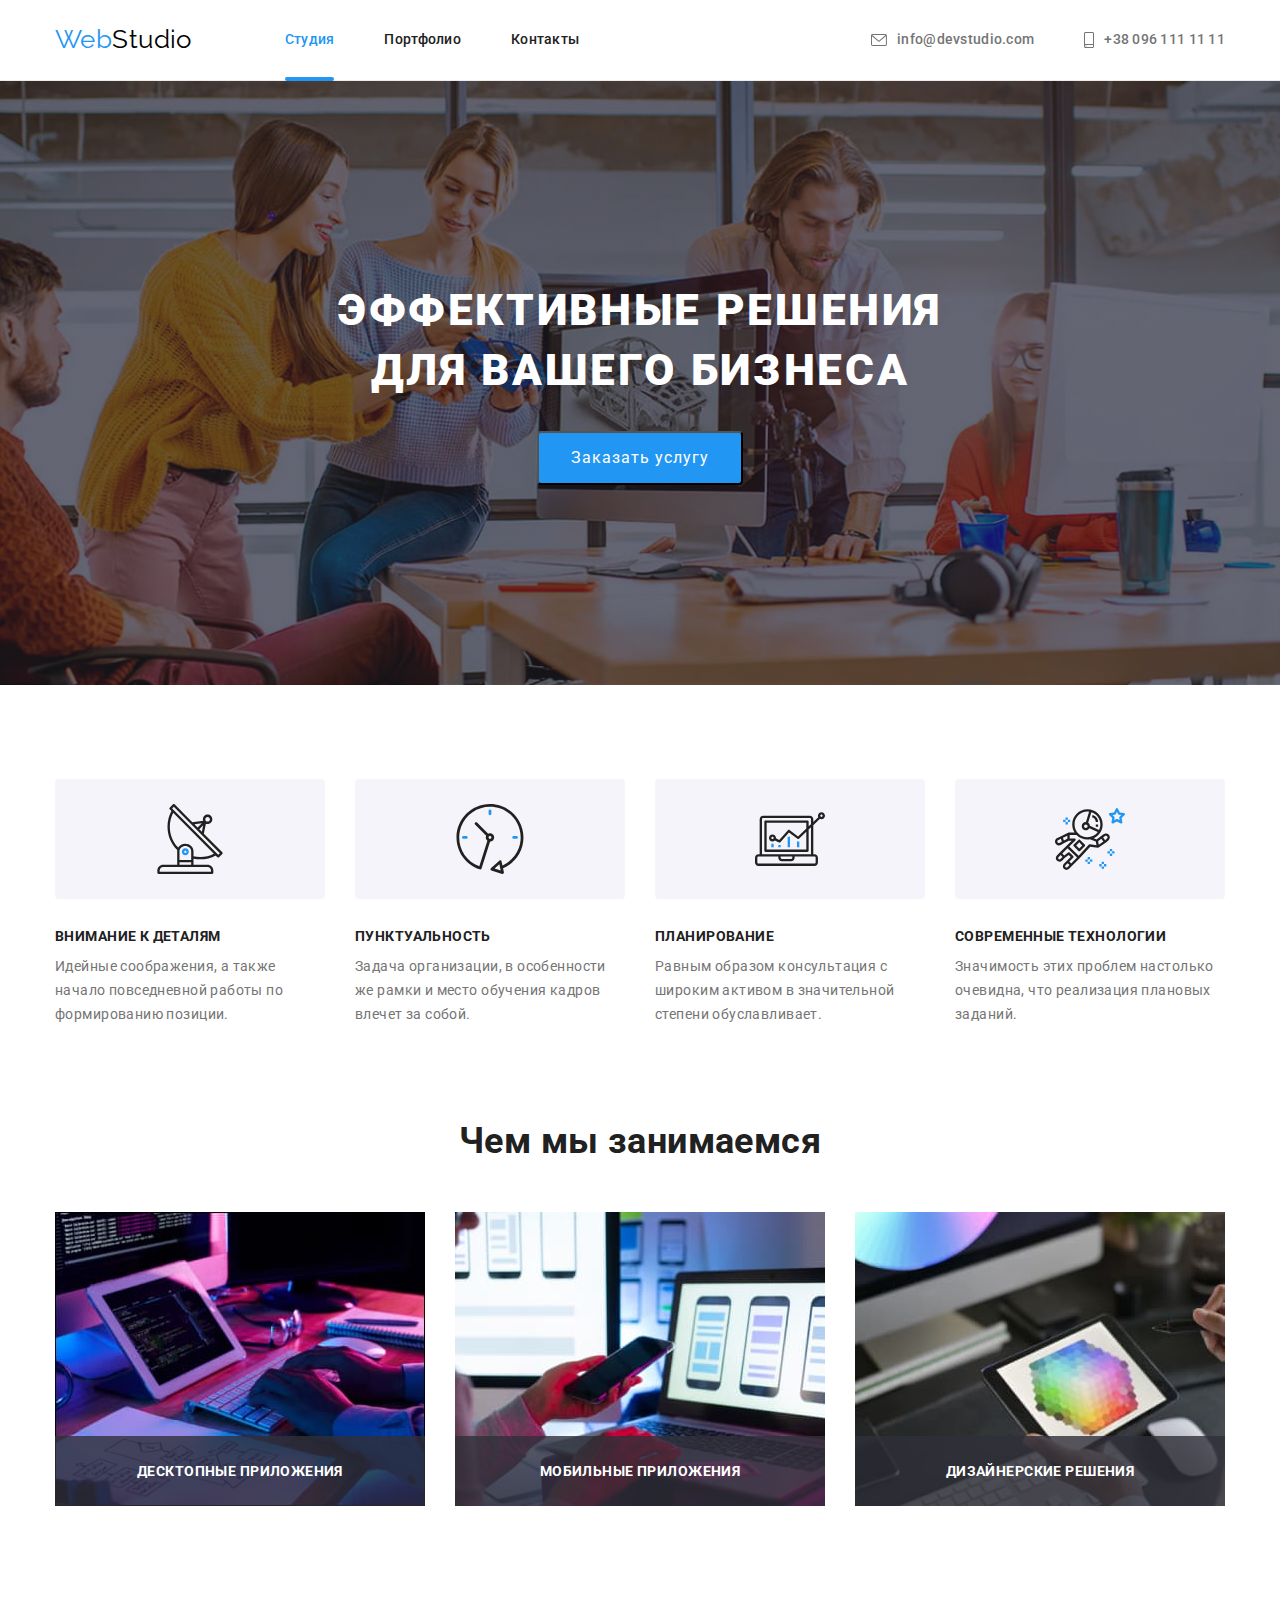
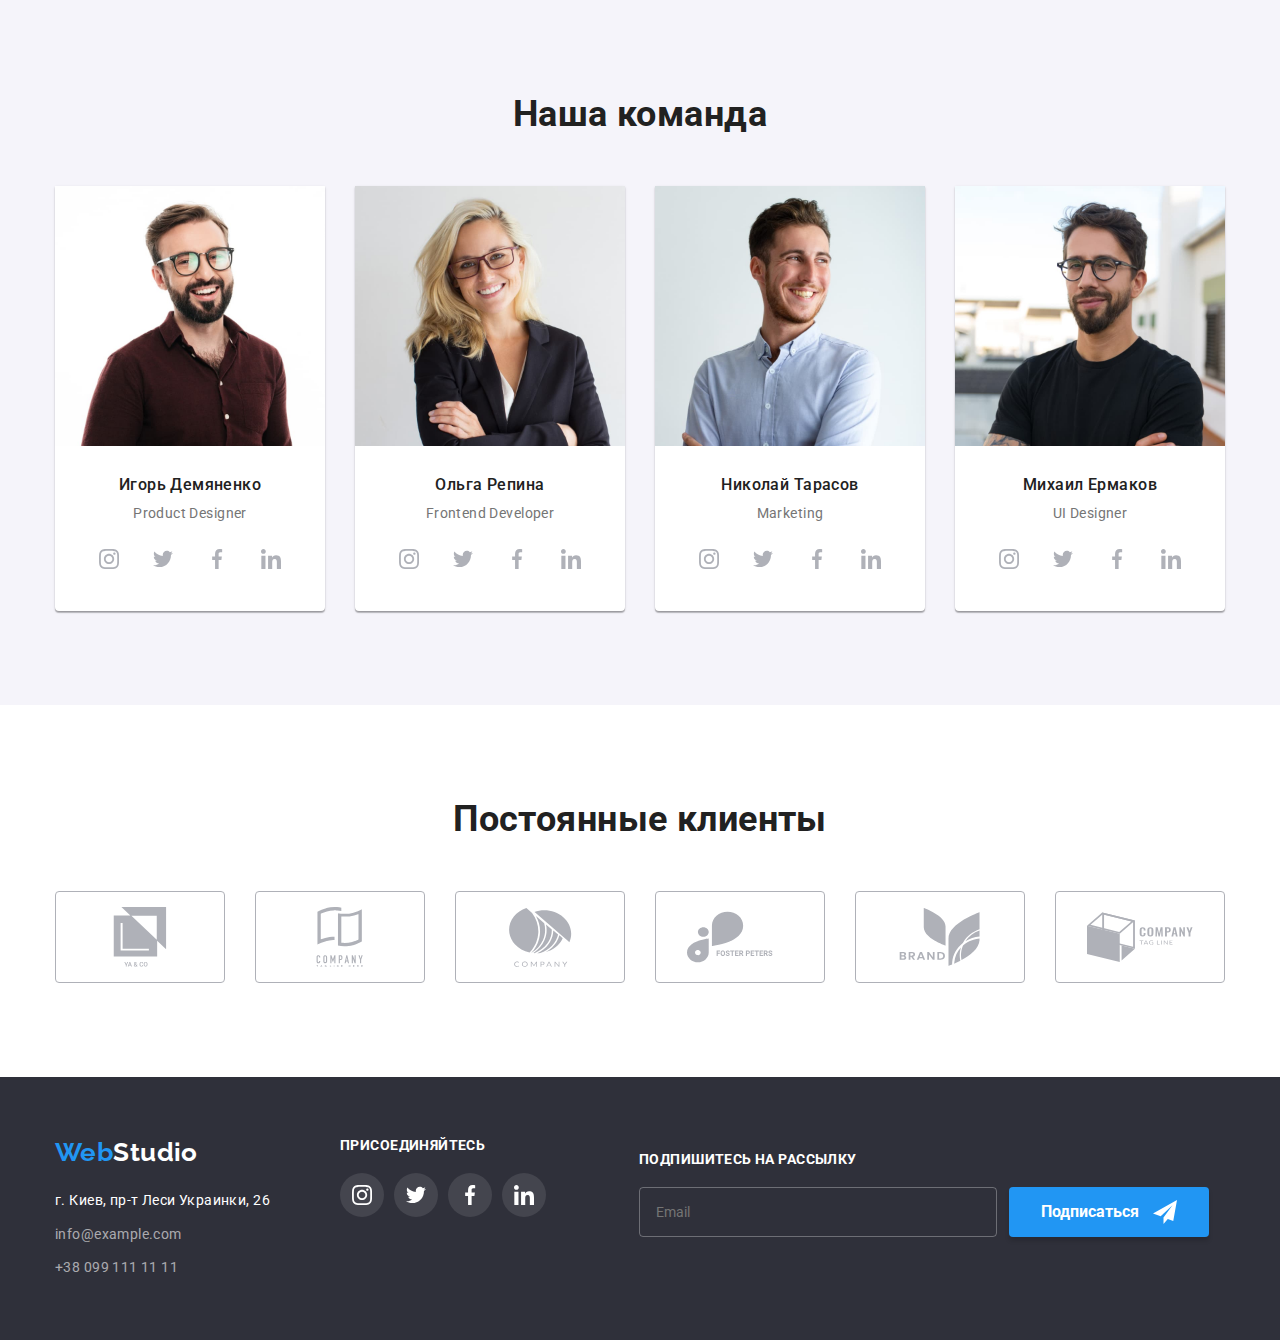
<file: index.html>
<!DOCTYPE html>
<html lang="ru">
  <head>
    <meta charset="UTF-8" />
    <meta http-equiv="X-UA-Compatible" content="IE=edge" />
    <meta name="viewport" content="width=device-width, initial-scale=1.0" />
    <link rel="preconnect" href="https://fonts.googleapis.com" />
    <link rel="preconnect" href="https://fonts.gstatic.com" crossorigin />
    <link
      href="https://fonts.googleapis.com/css2?family=Raleway:wght@700&family=Roboto:wght@400;500;700;900&display=swap"
      rel="stylesheet"
    />
    <title>WebStudio</title>
    <link
      rel="stylesheet"
      href="https://cdnjs.cloudflare.com/ajax/libs/modern-normalize/1.1.0/modern-normalize.min.css"
    />
    <link rel="stylesheet" href="./css/main.min.css" />
  </head>
  <body>
    <!--Шапка  сайта-->
    <header class="header">
      <div class="container header__container">
        <nav class="nav">
          <a class="nav__logo" href="./index.html"><span class="nav__label">Web</span>Studio</a>
          <ul class="nav__list">
            <li class="nav__item"><a class="nav__link current" href="./index.html">Студия</a></li>
            <li class="nav__item"><a class="nav__link" href="./portfolio.html">Портфолио</a></li>
            <li class="nav__item"><a class="nav__link" href="">Контакты</a></li>
          </ul>
        </nav>
        <ul class="contacts">
          <li class="contacts__item">
            <a class="contacts__link" href="mailto:info@example.com">
              <svg class="contacts__icon" width="16px" height="12px">
                <use href="./images/svg/symbol-defs.svg#icon-envelope"></use>
              </svg>
              info@devstudio.com
            </a>
          </li>
          <li class="contacts__item">
            <a class="contacts__link" href="tel:+380961111111">
              <svg class="contacts__icon" width="10px" height="16px">
                <use href="./images/svg/symbol-defs.svg#icon-smartphone"></use>
              </svg>
              +38 096 111 11 11
            </a>
          </li>
        </ul>
      </div>
    </header>
    <main>
      <!--Герой -->
      <section class="hero">
        <h1 class="hero__title">
          Эффективные решения <br />
          для вашего бизнеса
        </h1>
        <button class="hero__button" type="button" data-modal-open>Заказать услугу</button>
      </section>
      <!--Достоинства-->
      <section class="section">
        <div class="container">
          <h2 class="visually__hidden">Наши достоинства</h2>
          <ul class="feature">
            <li class="feature__item">
              <div class="featnre__rectangle">
                <svg class="feature__icon" width="70px" height="70px">
                  <use href="./images/svg/symbol-defs.svg#icon-antenna"></use>
                </svg>
              </div>
              <h3 class="feature__title title">Внимание к деталям</h3>
              <p class="feature__text text">
                Идейные соображения, а также начало повседневной работы по формированию позиции.
              </p>
            </li>
            <li class="feature__item">
              <div class="featnre__rectangle">
                <svg class="feature__icon" width="70px" height="70px">
                  <use href="./images/svg/symbol-defs.svg#icon-clock"></use>
                </svg>
              </div>
              <h3 class="feature__title title">Пунктуальность</h3>
              <p class="feature__text text">
                Задача организации, в особенности же рамки и место обучения кадров влечет за собой.
              </p>
            </li>
            <li class="feature__item">
              <div class="featnre__rectangle">
                <svg class="feature__icon" width="70px" height="70px">
                  <use href="./images/svg/symbol-defs.svg#icon-diagram"></use>
                </svg>
              </div>
              <h3 class="feature__title title">Планирование</h3>
              <p class="feature__text text">
                Равным образом консультация с широким активом в значительной степени обуславливает.
              </p>
            </li>
            <li class="feature__item">
              <div class="featnre__rectangle">
                <svg class="feature__icon" width="70px" height="70px">
                  <use href="./images/svg/symbol-defs.svg#icon-astronaut"></use>
                </svg>
              </div>
              <h3 class="feature__title title">Современные технологии</h3>
              <p class="feature__text text">
                Значимость этих проблем настолько очевидна, что реализация плановых заданий.
              </p>
            </li>
          </ul>
        </div>
      </section>
      <!--Деятельность-->
      <section class="work section">
        <div class="container">
          <h2 class="work__title">Чем мы занимаемся</h2>
          <ul class="work__list">
            <li class="work__item">
              <div class="work__item--thumb">
                <img src="./images/general/box1.jpg" alt="Проектырование" width="370" />
                <p class="work__item--overlay">Десктопные приложения</p>
              </div>
            </li>
            <li class="work__item">
              <div class="work__item--thumb">
                <img src="./images/general/box2.jpg" alt="Моделирование" width="370" />
                <p class="work__item--overlay">Мобильные приложения</p>
              </div>
            </li>
            <li class="work__item">
              <div class="work__item--thumb">
                <img src="./images/general/box3.jpg" alt="Оформление" width="370" />
                <p class="work__item--overlay">Дизайнерские решения</p>
              </div>
            </li>
          </ul>
        </div>
      </section>
      <!--Команда-->
      <section class="team section">
        <div class="container team-container">
          <h2 class="team__title">Наша команда</h2>
          <ul class="team__list">
            <li class="team__item">
              <img src="./images/general/Igor_Demyanenko.jpg" alt="Игорь Демяненко" width="270" />
              <div class="team__card">
                <h3 class="team__caption">Игорь Демяненко</h3>
                <p class="team__text">Product Designer</p>
                <ul class="team__social">
                  <li class="team__social--item">
                    <a
                      class="team__social--link"
                      href="https://www.instagram.com"
                      target="_blank"
                      rel="noreferrer noopener"
                    >
                      <svg class="team__social--icon" width="20px" height="20px">
                        <use href="./images/svg/symbol-defs.svg#icon-instagram"></use>
                      </svg>
                    </a>
                  </li>
                  <li class="team__social--item">
                    <a
                      class="team__social--link"
                      href="https://twitter.com"
                      target="_blank"
                      rel="noreferrer noopener"
                    >
                      <svg class="team__social--icon" width="20px" height="20px">
                        <use href="./images/svg/symbol-defs.svg#icon-twitter"></use>
                      </svg>
                    </a>
                  </li>
                  <li class="team__social--item">
                    <a
                      class="team__social--link"
                      href="https://www.facebook.com"
                      target="_blank"
                      rel="noreferrer noopener"
                    >
                      <svg class="team__social--icon" width="20px" height="20px">
                        <use href="./images/svg/symbol-defs.svg#icon-facebook"></use>
                      </svg>
                    </a>
                  </li>
                  <li class="team__social--item">
                    <a
                      class="team__social--link"
                      href="https://www.linkedin.com"
                      target="_blank"
                      rel="noreferrer noopener"
                    >
                      <svg class="team__social--icon" width="20px" height="20px">
                        <use href="./images/svg/symbol-defs.svg#icon-linkedin"></use>
                      </svg>
                    </a>
                  </li>
                </ul>
              </div>
            </li>
            <li class="team__item">
              <img src="./images/general/Olga_Repina.jpg" alt="Ольга Репина" width="270" />
              <div class="team__card">
                <h3 class="team__caption">Ольга Репина</h3>
                <p class="team__text">Frontend Developer</p>
                <ul class="team__social">
                  <li class="team__social--item">
                    <a
                      class="team__social--link"
                      href="https://www.instagram.com"
                      target="_blank"
                      rel="noreferrer noopener"
                    >
                      <svg class="team__social--icon" width="20px" height="20px">
                        <use href="./images/svg/symbol-defs.svg#icon-instagram"></use>
                      </svg>
                    </a>
                  </li>
                  <li class="team__social--item">
                    <a
                      class="team__social--link"
                      href="https://twitter.com"
                      target="_blank"
                      rel="noreferrer noopener"
                    >
                      <svg class="team__social--icon" width="20px" height="20px">
                        <use href="./images/svg/symbol-defs.svg#icon-twitter"></use>
                      </svg>
                    </a>
                  </li>
                  <li class="team__social--item">
                    <a
                      class="team__social--link"
                      href="https://www.facebook.com"
                      target="_blank"
                      rel="noreferrer noopener"
                    >
                      <svg class="team__social--icon" width="20px" height="20px">
                        <use href="./images/svg/symbol-defs.svg#icon-facebook"></use>
                      </svg>
                    </a>
                  </li>
                  <li class="team__social--item">
                    <a
                      class="team__social--link"
                      href="https://www.linkedin.com"
                      target="_blank"
                      rel="noreferrer noopener"
                    >
                      <svg class="team__social--icon" width="20px" height="20px">
                        <use href="./images/svg/symbol-defs.svg#icon-linkedin"></use>
                      </svg>
                    </a>
                  </li>
                </ul>
              </div>
            </li>

            <li class="team__item">
              <img src="./images/general/Nikolay_Tarasov.jpg" alt="Николай Тарасов" width="270" />
              <div class="team__card">
                <h3 class="team__caption">Николай Тарасов</h3>
                <p class="team__text">Marketing</p>
                <ul class="team__social">
                  <li class="team__social--item">
                    <a
                      class="team__social--link"
                      href="https://www.instagram.com"
                      target="_blank"
                      rel="noreferrer noopener"
                    >
                      <svg class="team__social--icon" width="20px" height="20px">
                        <use href="./images/svg/symbol-defs.svg#icon-instagram"></use>
                      </svg>
                    </a>
                  </li>
                  <li class="team__social--item">
                    <a
                      class="team__social--link"
                      href="https://twitter.com"
                      target="_blank"
                      rel="noreferrer noopener"
                    >
                      <svg class="team__social--icon" width="20px" height="20px">
                        <use href="./images/svg/symbol-defs.svg#icon-twitter"></use>
                      </svg>
                    </a>
                  </li>
                  <li class="team__social--item">
                    <a
                      class="team__social--link"
                      href="https://www.facebook.com"
                      target="_blank"
                      rel="noreferrer noopener"
                    >
                      <svg class="team__social--icon" width="20px" height="20px">
                        <use href="./images/svg/symbol-defs.svg#icon-facebook"></use>
                      </svg>
                    </a>
                  </li>
                  <li class="team__social--item">
                    <a
                      class="team__social--link"
                      href="https://www.linkedin.com"
                      target="_blank"
                      rel="noreferrer noopener"
                    >
                      <svg class="team__social--icon" width="20px" height="20px">
                        <use href="./images/svg/symbol-defs.svg#icon-linkedin"></use>
                      </svg>
                    </a>
                  </li>
                </ul>
              </div>
            </li>
            <li class="team__item">
              <img src="./images/general/Mehael_Ermakov.jpg" alt="Михаил Ермаков" width="270" />
              <div class="team__card">
                <h3 class="team__caption">Михаил Ермаков</h3>
                <p class="team__text">UI Designer</p>
                <ul class="team__social">
                  <li class="team__social--item">
                    <a
                      class="team__social--link"
                      href="https://www.instagram.com"
                      target="_blank"
                      rel="noreferrer noopener"
                    >
                      <svg class="team__social--icon" width="20px" height="20px">
                        <use href="./images/svg/symbol-defs.svg#icon-instagram"></use>
                      </svg>
                    </a>
                  </li>
                  <li class="team__social--item">
                    <a
                      class="team__social--link"
                      href="https://twitter.com"
                      target="_blank"
                      rel="noreferrer noopener"
                    >
                      <svg class="team__social--icon" width="20px" height="20px">
                        <use href="./images/svg/symbol-defs.svg#icon-twitter"></use>
                      </svg>
                    </a>
                  </li>
                  <li class="team__social--item">
                    <a
                      class="team__social--link"
                      href="https://www.facebook.com"
                      target="_blank"
                      rel="noreferrer noopener"
                    >
                      <svg class="team__social--icon" width="20px" height="20px">
                        <use href="./images/svg/symbol-defs.svg#icon-facebook"></use>
                      </svg>
                    </a>
                  </li>
                  <li class="team__social--item">
                    <a
                      class="team__social--link"
                      href="https://www.linkedin.com"
                      target="_blank"
                      rel="noreferrer noopener"
                    >
                      <svg class="team__social--icon" width="20px" height="20px">
                        <use href="./images/svg/symbol-defs.svg#icon-linkedin"></use>
                      </svg>
                    </a>
                  </li>
                </ul>
              </div>
            </li>
          </ul>
        </div>
      </section>
      <section class="section">
        <div class="container">
          <!-- клиенты -->
          <h2 class="clients__title">Постоянные клиенты</h2>
          <ul class="clients__list">
            <li class="clients__item">
              <a class="clients__link" href="" target="_blank" rel="noreferrer noopener">
                <svg class="clients__icon" width="106px" height="60px">
                  <use href="./images/svg/symbol-defs.svg#icon-yaco"></use>
                </svg>
              </a>
            </li>
            <li class="clients__item">
              <a class="clients__link" href="" target="_blank" rel="noreferrer noopener">
                <svg class="clients__icon" width="106px" height="60px">
                  <use href="./images/svg/symbol-defs.svg#icon-tlhcom"></use>
                </svg>
              </a>
            </li>
            <li class="clients__item">
              <a class="clients__link" href="" target="_blank" rel="noreferrer noopener">
                <svg class="clients__icon" width="106px" height="60px">
                  <use href="./images/svg/symbol-defs.svg#icon-company"></use>
                </svg>
              </a>
            </li>
            <li class="clients__item">
              <a class="clients__link" href="" target="_blank" rel="noreferrer noopener">
                <svg class="clients__icon" width="106px" height="60px">
                  <use href="./images/svg/symbol-defs.svg#icon-fp"></use>
                </svg>
              </a>
            </li>
            <li class="clients__item">
              <a class="clients__link" href="" target="_blank" rel="noreferrer noopener">
                <svg class="clients__icon" width="106px" height="60px">
                  <use href="./images/svg/symbol-defs.svg#icon-brand"></use>
                </svg>
              </a>
            </li>
            <li class="clients__item">
              <a class="clients__link" href="" target="_blank" rel="noreferrer noopener">
                <svg class="clients__icon" width="106px" height="60px">
                  <use href="./images/svg/symbol-defs.svg#icon-tlcompany"></use>
                </svg>
              </a>
            </li>
          </ul>
        </div>
      </section>
    </main>
    <!--Подвал-->
    <footer class="footer">
      <div class="footer__container container">
        <div class="footer__address">
          <a class="footer__logo" href="./index.html"
            ><span class="footer__logo--accent">Web</span>Studio</a
          >
          <address class="">
            <p class="footer__text">г. Киев, пр-т Леси Украинки, 26</p>
            <a class="footer__contact" href="mailto:info@example.com">info@example.com</a>
            <a class="footer__contact" href="tel:+380991111111">+38 099 111 11 11</a>
          </address>
        </div>
        <div class="footer__social">
          <p class="footer__social--title">присоединяйтесь</p>
          <ul class="footer__social--list">
            <li class="footer__social--item">
              <a
                class="footer__social--link"
                href="https://www.instagram.com"
                target="_blank"
                rel="noreferrer noopener"
              >
                <svg class="footer__social--icon" width="20px" height="20px">
                  <use href="./images/svg/symbol-defs.svg#icon-instagram"></use>
                </svg>
              </a>
            </li>
            <li class="footer__social--item">
              <a
                class="footer__social--link"
                href="https://twitter.com"
                target="_blank"
                rel="noreferrer noopener"
              >
                <svg class="footer__social--icon" width="20px" height="20px">
                  <use href="./images/svg/symbol-defs.svg#icon-twitter"></use>
                </svg>
              </a>
            </li>
            <li class="footer__social--item">
              <a
                class="footer__social--link"
                href="https://www.facebook.com"
                target="_blank"
                rel="noreferrer noopener"
              >
                <svg class="footer__social--icon" width="20px" height="20px">
                  <use href="./images/svg/symbol-defs.svg#icon-facebook"></use>
                </svg>
              </a>
            </li>
            <li class="footer__social--item">
              <a
                class="footer__social--link"
                href="https://www.linkedin.com"
                target="_blank"
                rel="noreferrer noopener"
              >
                <svg class="footer__social--icon" width="20px" height="20px">
                  <use href="./images/svg/symbol-defs.svg#icon-linkedin"></use>
                </svg>
              </a>
            </li>
          </ul>
        </div>
        <div class="footer__subscribe">
          <p class="footer__subscribe--title">Подпишитесь на рассылку</p>

          <form class="footer__subscribe--form">
            <input
              type="email"
              name="user-email"
              id="emails"
              placeholder="Email"
              class="footer__subscribe--email"
            />

            <button type="submit" class="footer__subscribe--btn">
              Подписаться
              <svg class="footer__subscribe--icon">
                <use href="./images/svg/symbol-defs.svg#icon-send"></use>
              </svg>
            </button>
          </form>
        </div>
      </div>
    </footer>
    <!-- модалка -->
    <div class="backdrop is-hidden" data-modal>
      <div class="modal">
        <button class="modal__button" data-modal-close>
          <svg class="modal__button--close" width="11px" height="11px">
            <use href="./images/svg/symbol-defs.svg#icon-close"></use>
          </svg>
        </button>

        <form class="modal__form" autocomplete="off">
          <b class="modal__form--title">Оставьте свои данные, мы вам перезвоним</b>

          <label for="username" class="modal__form--label">Имя</label>
          <div class="modal__form--label">
            <input type="text" name="name" id="username" class="modal__form--input" />
            <svg class="modal__form--icon">
              <use href="./images/svg/symbol-defs.svg#icon-person"></use>
            </svg>
          </div>

          <label for="usertel" class="modal__form--label">Телефон</label>
          <div class="modal__form--label">
            <input type="tel" name="usertel" id="usertel" class="modal__form--input" />
            <svg class="modal__form--icon">
              <use href="./images/svg/symbol-defs.svg#icon-phone"></use>
            </svg>
          </div>

          <label for="useremail" class="modal__form--label">Пошта</label>
          <div class="modal__form--label">
            <input type="email" name="user-email" id="useremail" class="modal__form--input" />
            <svg class="modal__form--icon">
              <use href="./images/svg/symbol-defs.svg#icon-email"></use>
            </svg>
          </div>

          <label for="messages" class="modal__form--label">Комментарий</label>

          <textarea
            name="messages"
            id="messages"
            placeholder="Введите текст"
            class="modal__form--message"
          ></textarea>

          <div class="modal__form--checkbox">
            <input
              type="checkbox"
              name="user-checkbox"
              id="user-checkbox"
              class="modal__form--checkbox-input visually__hidden"
            />
            <label for="user-checkbox" class="modal__form--checkbox-label"
              >Соглашаюсь с рассылкой и принимаю
              <a href="" class="modal__form--policy-link">Условия договора</a></label
            >
          </div>

          <button type="submit" class="modal__form--button">Отправить</button>
        </form>
      </div>
    </div>
    <script src="./js/modal.js"></script>
  </body>
</html>
</file>
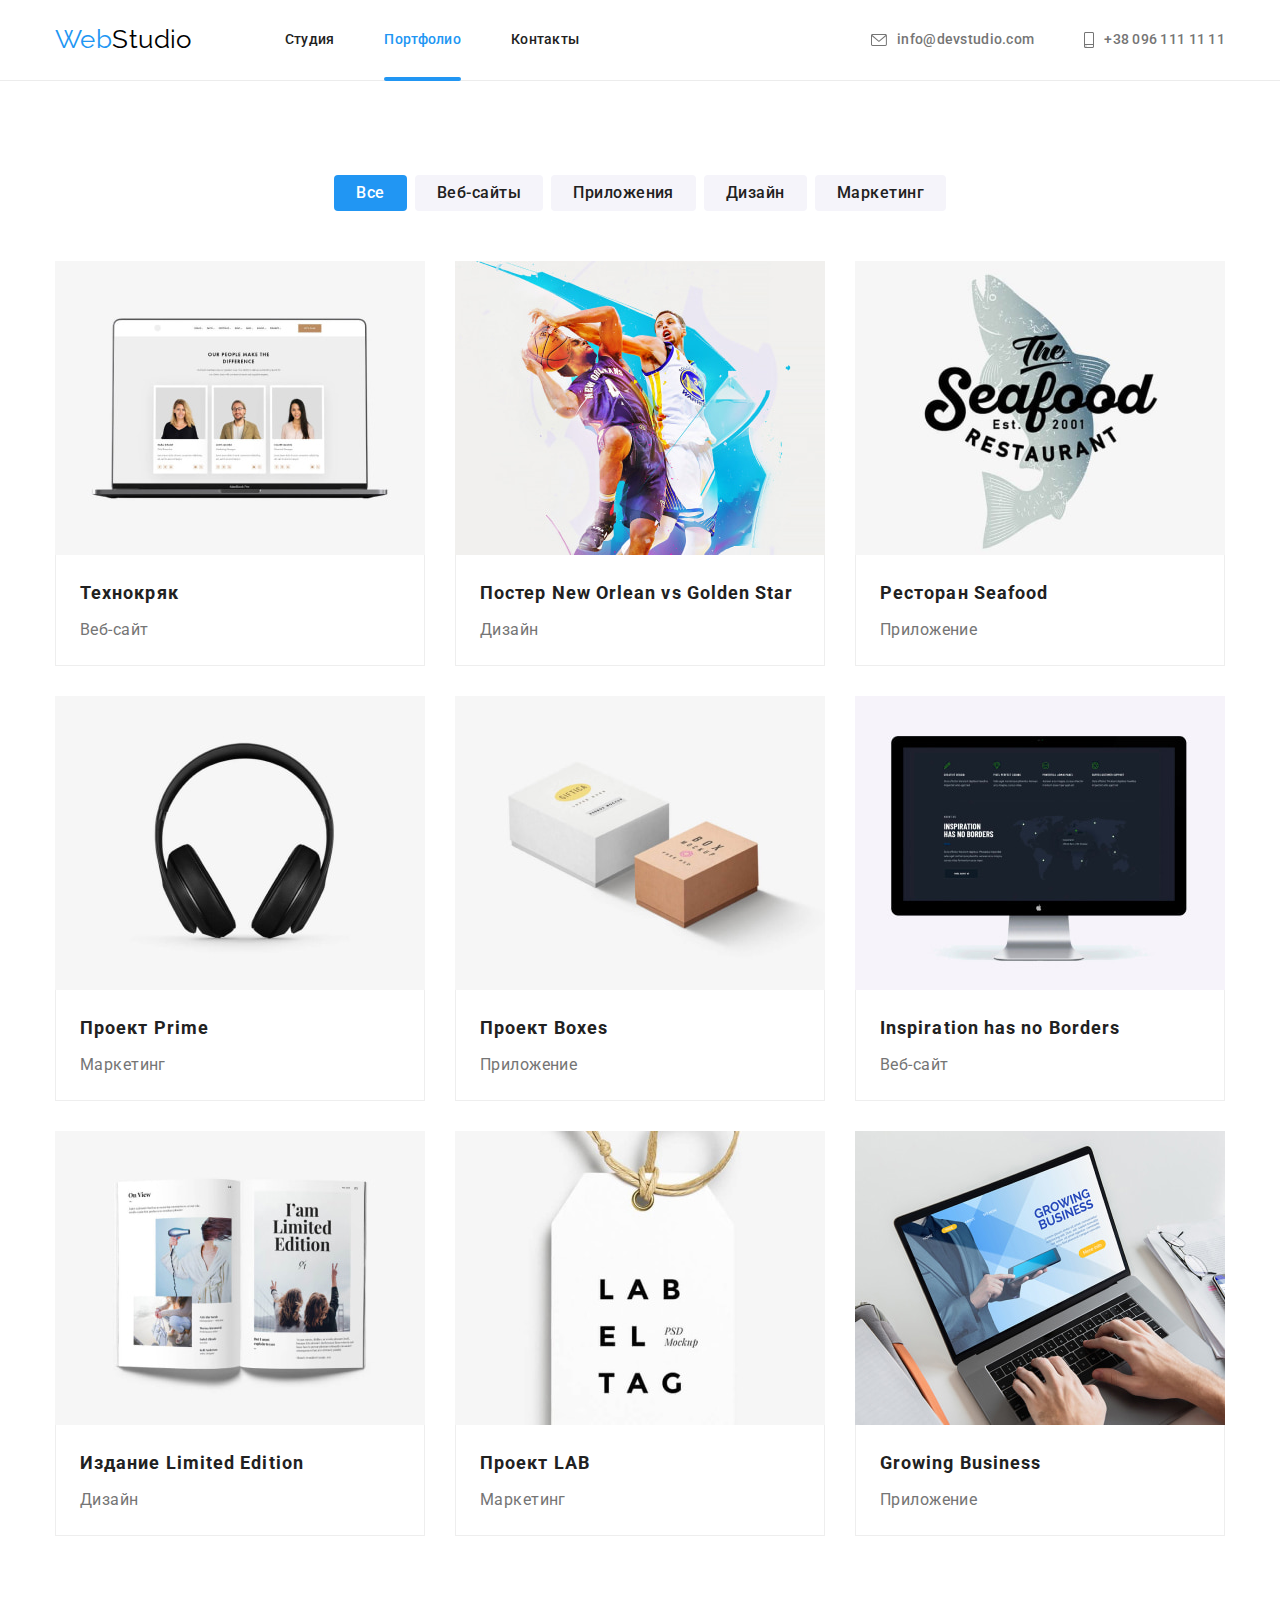
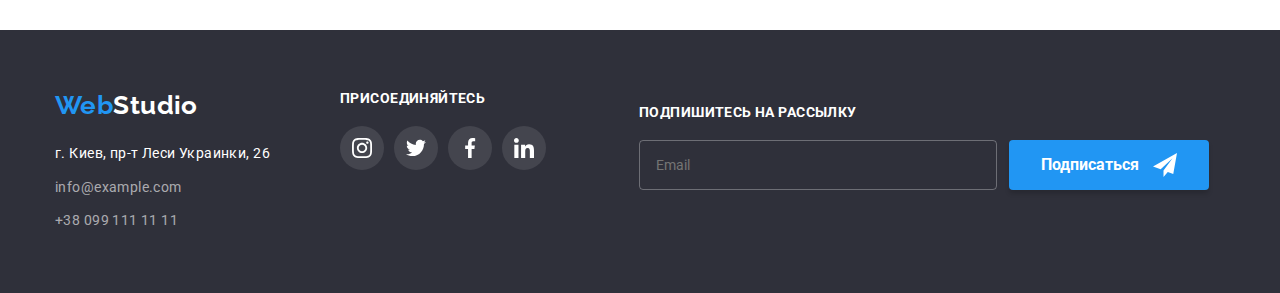
<file: portfolio.html>
<!DOCTYPE html>
<html lang="ru">
  <head>
    <meta charset="UTF-8" />
    <meta http-equiv="X-UA-Compatible" content="IE=edge" />
    <meta name="viewport" content="width=device-width, initial-scale=1.0" />
    <link rel="preconnect" href="https://fonts.googleapis.com" />
    <link rel="preconnect" href="https://fonts.gstatic.com" crossorigin />
    <link
      href="https://fonts.googleapis.com/css2?family=Raleway:wght@700&family=Roboto:wght@400;500;700;900&display=swap"
      rel="stylesheet"
    />
    <title>Портфолио</title>
    <link
      rel="stylesheet"
      href="https://cdnjs.cloudflare.com/ajax/libs/modern-normalize/1.1.0/modern-normalize.min.css"
    />
    <link rel="stylesheet" href="./css/main.min.css" />
  </head>
  <!--Шапка  сайта-->
  <body>
    <header class="header">
      <div class="container header__container">
        <nav class="nav">
          <a class="nav__logo" href="./index.html"><span class="nav__label">Web</span>Studio</a>
          <ul class="nav__list">
            <li class="nav__item"><a class="nav__link" href="./index.html">Студия</a></li>
            <li class="nav__item">
              <a class="nav__link current" href="./portfolio.html">Портфолио</a>
            </li>
            <li class="nav__item"><a class="nav__link" href="">Контакты</a></li>
          </ul>
        </nav>
        <ul class="contacts">
          <li class="contacts__item">
            <a class="contacts__link" href="mailto:info@example.com">
              <svg class="contacts__icon" width="16px" height="12px">
                <use href="./images/svg/symbol-defs.svg#icon-envelope"></use>
              </svg>
              info@devstudio.com
            </a>
          </li>
          <li class="contacts__item">
            <a class="contacts__link" href="tel:+380961111111">
              <svg class="contacts__icon" width="10px" height="16px">
                <use href="./images/svg/symbol-defs.svg#icon-smartphone"></use>
              </svg>
              +38 096 111 11 11
            </a>
          </li>
        </ul>
      </div>
    </header>
    <!--Портфолио-->
    <main>
      <section class="section">
        <div class="container">
          <h1 class="visually__hidden">Портфолио</h1>
          <ul class="filter">
            <li class="filter__item">
              <button class="filter__btn filter__current" type="button">Все</button>
            </li>
            <li class="filter__item">
              <button class="filter__btn" type="button">Веб-сайты</button>
            </li>
            <li class="filter__item">
              <button class="filter__btn" type="button">Приложения</button>
            </li>
            <li class="filter__item"><button class="filter__btn" type="button">Дизайн</button></li>
            <li class="filter__item">
              <button class="filter__btn" type="button">Маркетинг</button>
            </li>
          </ul>
          <ul class="portfolio">
            <li class="portfolio__item">
              <a class="portfolio__link" href="">
                <div class="portfolio__tumb">
                  <img
                    src="./images/portfolio/website.jpg"
                    alt="Веб-сайт"
                    width="370"
                    height="294"
                  />
                  <p class="portfolio__overlay">
                    Ресурс предлагает комплексные предложения с разным уровнем функционала и
                    сервисов. Все это позволит посетителю получить исчерпывающие сведения о компании
                    или частном лице.
                  </p>
                </div>
                <div class="portfolio__card">
                  <h2 class="portfolio__title">Технокряк</h2>
                  <p class="portfolio__text">Веб-сайт</p>
                </div>
              </a>
            </li>
            <li class="portfolio__item">
              <a class="portfolio__link" href="">
                <div class="portfolio__tumb">
                  <img
                    src="./images/portfolio/poster-no-vs-gs.jpg"
                    alt="Два баскетболиста"
                    height="294"
                  />

                  <p class="portfolio__overlay">
                    Ресурс предлагает комплексные предложения с разным уровнем функционала и
                    сервисов. Все это позволит посетителю получить исчерпывающие сведения о компании
                    или частном лице.
                  </p>
                </div>
                <div class="portfolio__card">
                  <h2 class="portfolio__title">Постер New Orlean vs Golden Star</h2>
                  <p class="portfolio__text">Дизайн</p>
                </div>
              </a>
            </li>
            <li class="portfolio__item">
              <a class="portfolio__link" href="">
                <div class="portfolio__tumb">
                  <img
                    src="./images/portfolio/seatood.jpg"
                    alt="Логотип ресторана"
                    width="370"
                    height="294"
                  />
                  <p class="portfolio__overlay">
                    Ресурс предлагает комплексные предложения с разным уровнем функционала и
                    сервисов. Все это позволит посетителю получить исчерпывающие сведения о компании
                    или частном лице.
                  </p>
                </div>
                <div class="portfolio__card">
                  <h2 class="portfolio__title">Ресторан Seafood</h2>
                  <p class="portfolio__text">Приложение</p>
                </div>
              </a>
            </li>
            <li class="portfolio__item">
              <a class="portfolio__link" href="">
                <div class="portfolio__tumb">
                  <img
                    src="./images/portfolio/headphone.jpg"
                    alt="Наушники"
                    width="370"
                    height="294"
                  />
                  <p class="portfolio__overlay">
                    Ресурс предлагает комплексные предложения с разным уровнем функционала и
                    сервисов. Все это позволит посетителю получить исчерпывающие сведения о компании
                    или частном лице.
                  </p>
                </div>
                <div class="portfolio__card">
                  <h2 class="portfolio__title">Проект Prime</h2>
                  <p class="portfolio__text">Маркетинг</p>
                </div>
              </a>
            </li>
            <li class="portfolio__item">
              <a class="portfolio__link" href="">
                <div class="portfolio__tumb">
                  <img src="./images/portfolio/boxes.jpg" alt="Коробки" width="370" height="294" />
                  <p class="portfolio__overlay">
                    Ресурс предлагает комплексные предложения с разным уровнем функционала и
                    сервисов. Все это позволит посетителю получить исчерпывающие сведения о компании
                    или частном лице.
                  </p>
                </div>
                <div class="portfolio__card">
                  <h2 class="portfolio__title">Проект Boxes</h2>
                  <p class="portfolio__text">Приложение</p>
                </div>
              </a>
            </li>
            <li class="portfolio__item">
              <a class="portfolio__link" href="">
                <div class="portfolio__tumb">
                  <img
                    src="./images/portfolio/pc.jpg"
                    alt="Настольный комп'ютер"
                    width="370"
                    height="294"
                  />
                  <p class="portfolio__overlay">
                    Ресурс предлагает комплексные предложения с разным уровнем функционала и
                    сервисов. Все это позволит посетителю получить исчерпывающие сведения о компании
                    или частном лице.
                  </p>
                </div>
                <div class="portfolio__card">
                  <h2 class="portfolio__title">Inspiration has no Borders</h2>
                  <p class="portfolio__text">Веб-сайт</p>
                </div>
              </a>
            </li>
            <li class="portfolio__item">
              <a class="portfolio__link" href="">
                <div class="portfolio__tumb">
                  <img src="./images/portfolio/book.jpg" alt="Книга" width="370" height="294" />
                  <p class="portfolio__overlay">
                    Ресурс предлагает комплексные предложения с разным уровнем функционала и
                    сервисов. Все это позволит посетителю получить исчерпывающие сведения о компании
                    или частном лице.
                  </p>
                </div>
                <div class="portfolio__card">
                  <h2 class="portfolio__title">Издание Limited Edition</h2>
                  <p class="portfolio__text">Дизайн</p>
                </div>
              </a>
            </li>
            <li class="portfolio__item">
              <a class="portfolio__link" href="">
                <div class="portfolio__tumb">
                  <img src="./images/portfolio/label.jpg" alt="Бирка" width="370" height="294" />
                  <p class="portfolio__overlay">
                    Ресурс предлагает комплексные предложения с разным уровнем функционала и
                    сервисов. Все это позволит посетителю получить исчерпывающие сведения о компании
                    или частном лице.
                  </p>
                </div>
                <div class="portfolio__card">
                  <h2 class="portfolio__title">Проект LAB</h2>
                  <p class="portfolio__text">Маркетинг</p>
                </div>
              </a>
            </li>
            <li class="portfolio__item">
              <a class="portfolio__link" href="">
                <div class="portfolio__tumb">
                  <img src="./images/portfolio/laptop.jpg" alt="Ноутбук" width="370" height="294" />
                  <p class="portfolio__overlay">
                    Ресурс предлагает комплексные предложения с разным уровнем функционала и
                    сервисов. Все это позволит посетителю получить исчерпывающие сведения о компании
                    или частном лице.
                  </p>
                </div>
                <div class="portfolio__card">
                  <h2 class="portfolio__title">Growing Business</h2>
                  <p class="portfolio__text">Приложение</p>
                </div>
              </a>
            </li>
          </ul>
        </div>
      </section>
    </main>
    <!--Подвал-->
    <footer class="footer">
      <div class="footer__container container">
        <div class="footer__address">
          <a class="footer__logo" href="./index.html"
            ><span class="footer__logo--accent">Web</span>Studio</a
          >
          <address class="">
            <p class="footer__text">г. Киев, пр-т Леси Украинки, 26</p>
            <a class="footer__contact" href="mailto:info@example.com">info@example.com</a>
            <a class="footer__contact" href="tel:+380991111111">+38 099 111 11 11</a>
          </address>
        </div>
        <div class="footer__social">
          <p class="footer__social--title">присоединяйтесь</p>
          <ul class="footer__social--list">
            <li class="footer__social--item">
              <a
                class="footer__social--link"
                href="https://www.instagram.com"
                target="_blank"
                rel="noreferrer noopener"
              >
                <svg class="footer__social--icon" width="20px" height="20px">
                  <use href="./images/svg/symbol-defs.svg#icon-instagram"></use>
                </svg>
              </a>
            </li>
            <li class="footer__social--item">
              <a
                class="footer__social--link"
                href="https://twitter.com"
                target="_blank"
                rel="noreferrer noopener"
              >
                <svg class="footer__social--icon" width="20px" height="20px">
                  <use href="./images/svg/symbol-defs.svg#icon-twitter"></use>
                </svg>
              </a>
            </li>
            <li class="footer__social--item">
              <a
                class="footer__social--link"
                href="https://www.facebook.com"
                target="_blank"
                rel="noreferrer noopener"
              >
                <svg class="footer__social--icon" width="20px" height="20px">
                  <use href="./images/svg/symbol-defs.svg#icon-facebook"></use>
                </svg>
              </a>
            </li>
            <li class="footer__social--item">
              <a
                class="footer__social--link"
                href="https://www.linkedin.com"
                target="_blank"
                rel="noreferrer noopener"
              >
                <svg class="footer__social--icon" width="20px" height="20px">
                  <use href="./images/svg/symbol-defs.svg#icon-linkedin"></use>
                </svg>
              </a>
            </li>
          </ul>
        </div>
        <div class="footer__subscribe">
          <p class="footer__subscribe--title">Подпишитесь на рассылку</p>

          <form class="footer__subscribe--form">
            <input
              type="email"
              name="user-email"
              id="emails"
              placeholder="Email"
              class="footer__subscribe--email"
            />

            <button type="submit" class="footer__subscribe--btn">
              Подписаться
              <svg class="footer__subscribe--icon">
                <use href="./images/svg/symbol-defs.svg#icon-send"></use>
              </svg>
            </button>
          </form>
        </div>
      </div>
    </footer>
  </body>
</html>
</file>
<file: css/main.min.css>
:root{--accent-color: #2196f3;--primary-text-color: #212121;--secondary-text-color: #757575;--primary-white-color: #ffffff;--footer-contact-color: rgba(255, 255, 255, 0.6);--social-bg-color: rgba(255, 255, 255, 0.1);--logo-black: #000000;--hero-footer-bg-color: #2f303a;--hero-btn-color-accent: #188ce8;--overlay-start-color: rgba(47, 48, 58, 0.4);--overlay-end-color: rgba(47, 48, 58, 0.4);--secondary-bg-color: #f5f4fa;--line-border-color: #ececec;--social-icon-color: #afb1b8;--bg-color-primary: #e5e5e5;--style-roboto: Roboto, sans-serif;--style-raleway: Raleway, serif;--timing-func: cubic-bezier(0.4, 0, 0.2, 1)}.visually__hidden{position:absolute;width:1px;height:1px;margin:-1px;border:0;padding:0;white-space:nowrap;clip-path:inset(100%);clip:rect(0 0 0 0);overflow:hidden}a{text-decoration:none}ul,ol{list-style-type:none;margin:0}body{font-family:var(--style-roboto);letter-spacing:0.03em;font-size:14px;color:var(--primary-text-color);background-color:var(--primary-white-color)}img{display:block}.section{padding-top:94px;padding-bottom:94px}.section:nth-child(3){padding-top:0}.text{color:var(--secondary-text-color)}.title{color:var(--primary-text-color);font-weight:700}.container{margin-left:auto;margin-right:auto;padding-left:15px;padding-right:15px;width:1200px}.hero__button{display:inline-block;min-width:200px;padding:10px 32px;letter-spacing:0.06em;border-radius:4px;color:var(--primary-white-color);background-color:var(--accent-color);font-family:var(--style-roboto);font-size:16px;font-weight:400;line-height:1.87;cursor:pointer;transition:background-color 250ms var(--timing-func)}.hero__button:hover,.hero__button:focus{background-color:var(--hero-btn-color-accent);border-radius:4px}.header{border-bottom:1px solid var(--line-border-color)}.header__container{display:flex}.nav{display:flex;justify-content:center}.nav__item:not(:last-child){margin-right:50px}.nav__list{display:flex;justify-content:center;padding:0}.nav__link{display:inline-block;padding-top:32px;padding-bottom:32px;color:var(--primary-text-color);font-weight:500;letter-spacing:0.02em;line-height:1.14;transition:color 250ms var(--timing-func)}.nav__link:hover,.nav__link:focus{color:var(--accent-color)}.current{color:var(--accent-color);position:relative}.current::after{position:absolute;content:'';display:block;background-color:var(--accent-color);border-radius:2px;bottom:-1px;width:100%;height:4px;right:0}.contacts{margin-left:auto;display:flex;justify-content:center;padding:0}.contacts__item:not(:last-child){margin-right:50px}.contacts__link{display:flex;align-items:center;justify-content:center;padding-top:32px;padding-bottom:32px;color:var(--secondary-text-color);font-weight:500;letter-spacing:0.02em;line-height:1.14;transition:color 250ms var(--timing-func)}.contacts__link:hover,.contacts__link:focus{color:var(--accent-color)}.hero{padding-top:200px;padding-bottom:200px;background-color:var(--hero-footer-bg-color);color:var(--primary-white-color);text-align:center;margin:0;margin-left:auto;margin-right:auto;max-width:1600px;background-image:linear-gradient(to right, var(--overlay-start-color), var(--overlay-end-color)),url(../images/hero/hero.jpg);background-repeat:no-repeat;background-position:center;background-size:cover}.hero__title{margin:0 0 30px 0;font-weight:900;letter-spacing:0.06em;font-size:44px;line-height:1.36;text-align:center;text-transform:uppercase}.nav__logo{padding-top:24px;padding-bottom:25px;margin-right:93px;color:var(--logo-black);font-family:var(--style-raleway);font-size:26px;line-height:1.2}.nav__label{color:var(--accent-color)}.footer__logo{display:inline-block;margin-bottom:20px;color:var(--primary-white-color);font-family:var(--style-raleway);font-weight:700;font-size:26px;line-height:1.19}.footer__logo--accent{color:var(--accent-color)}.contacts__icon{display:inline-block;fill:var(--secondary-text-color);margin-right:10px;transition:fill 250ms var(--timing-func)}.contacts__link{display:flex;align-items:center;justify-content:center;padding-top:32px;padding-bottom:32px;color:var(--secondary-text-color);font-weight:500;letter-spacing:0.02em;line-height:1.14;transition:color 250ms var(--timing-func)}.contacts__link:hover .contacts__icon{fill:var(--accent-color)}.feature{display:flex;padding:0;text-align:left}.feature__item{width:270px}.feature__item:not(:last-child){margin-right:30px}.featnre__rectangle{display:flex;background-color:var(--secondary-bg-color);height:120px;border-radius:4px;justify-content:center;align-items:center;margin-bottom:30px}.feature__title{margin:0 0 10px 0;line-height:1.14;text-transform:uppercase;font-size:14px}.feature__text{margin:0;line-height:1.71}.work__title{margin:0 0 50px 0;font-size:36px;line-height:1.16;text-align:center}.work__list{display:flex;padding:0}.work__item{margin-right:30px}.work__item:last-child{margin-right:0}.work__item--thumb{position:relative}.work__item--overlay{margin:0;position:absolute;bottom:0;left:0;width:100%;height:70px;background-color:rgba(47,48,58,0.8);color:#ffffff;text-transform:uppercase;font-weight:bold;font-size:14px;line-height:16px;text-align:center;letter-spacing:0.03em;padding-top:27px}.team{background-color:var(--secondary-bg-color)}.team__title{margin:0 0 50px 0;font-size:36px;line-height:1.16;text-align:center}.team__list{display:flex;padding:0}.team__item{box-shadow:0px 1px 3px rgba(0,0,0,0.12),0px 1px 1px rgba(0,0,0,0.14),0px 2px 1px rgba(0,0,0,0.2);border-radius:0px 0px 4px 4px;background-color:var(--primary-white-color);text-align:center}.team__item:not(:last-child){margin-right:30px}.team__card{padding:30px 32px}.team__text{margin:0;line-height:1.18;margin-bottom:16px;color:var(--secondary-text-color)}.team__caption{margin:0 0 10px 0;font-weight:500;font-size:16px;line-height:1.18;color:var(--primary-text-color)}.team__social{display:flex;padding:0;justify-content:space-between}.team__social--link{margin:0;display:flex;width:44px;height:44px;justify-content:center;align-items:center;border-radius:50%;fill:var(--social-icon-color);transition:background-color 250ms var(--timing-func),fill 250ms var(--timing-func)}.team__social--link:hover,.team__social--link:focus{background-color:var(--accent-color);fill:var(--primary-white-color)}.clients{text-align:center;background-color:var(--primary-white-color)}.clients__title{text-align:center;background-color:var(--primary-white-color);margin:0 0 50px 0;font-size:36px}.clients__list{display:flex;padding:0}.clients__item{margin-right:30px}.clients__item:last-child{margin-right:0px}.clients__link{display:flex;width:170px;height:92px;justify-content:center;align-items:center;border:1px solid #afb1b8;box-sizing:border-box;border-radius:4px;transition:border-color 250ms var(--timing-func)}.clients__link:hover,.clients__link:focus{border-color:var(--accent-color)}.clients__link:hover .clients__icon,.clients__link:focus .clients__icon{fill:var(--accent-color)}.clients__icon{fill:var(--social-icon-color);transition:fill 250ms var(--timing-func)}.filter{margin-bottom:50px;display:flex;justify-content:center;padding:0}.filter__item{margin-right:8px}.filter__item:last-child{margin-right:0}.filter__btn{min-width:73px;max-width:200px;border:0;border-radius:4px;padding:6px 22px;color:var(--primary-text-color);background-color:var(--secondary-bg-color);font-family:var(--style-roboto);font-style:normal;font-weight:500;font-size:16px;line-height:1.5;cursor:pointer;text-align:center;letter-spacing:0.03em;transition:background-color 250ms var(--timing-func),color 250ms var(--timing-func),box-shadow 250ms var(--timing-func)}.filter__btn:hover,.filter__btn:focus{box-shadow:0px 3px 1px rgba(0,0,0,0.1),0px 1px 2px rgba(0,0,0,0.08),0px 2px 2px rgba(0,0,0,0.12);color:var(--primary-white-color);background-color:var(--accent-color)}.filter__current{color:var(--primary-white-color);background-color:var(--accent-color)}.portfolio{padding:0;display:flex;flex-wrap:wrap}.portfolio__item{width:370px;margin-right:30px;margin-bottom:30px}.portfolio__item:nth-last-child(-n+3){margin-bottom:0}.portfolio__item:nth-child(3n){margin-right:0}.portfolio__link{transition:box-shadow 250ms var(--timing-func)}.portfolio__link:hover .portfolio__overlay{transform:translateY(0%)}.portfolio__link:hover,.portfolio__link:focus{display:block;box-sizing:border-box;box-shadow:0px 1px 1px rgba(0,0,0,0.12),0px 4px 4px rgba(0,0,0,0.06),1px 4px 6px rgba(0,0,0,0.16)}.portfolio__tumb{position:relative;cursor:pointer;overflow:hidden}.portfolio__overlay{margin:0;position:absolute;top:0;left:0;width:100%;height:100%;transform:translateY(100%);transition:transform 250ms var(--timing-func);font-size:18px;line-height:1.5;letter-spacing:0.03em;color:var(--primary-white-color);overflow:auto;background-color:rgba(33,150,243,0.9);padding:63px 24px}.portfolio__card{padding:20px 24px;border-left:1px solid #eeeeee;border-right:1px solid #eeeeee;border-bottom:1px solid #eeeeee}.portfolio__title{margin:0 0 4px 0;color:var(--primary-text-color);font-size:18px;line-height:2;letter-spacing:0.06em}.portfolio__text{margin:0;font-size:16px;font-weight:400;line-height:1.87;color:var(--secondary-text-color)}.footer{padding-bottom:60px;padding-top:60px;background-color:var(--hero-footer-bg-color)}.footer__container{display:flex}.footer__text{margin:0 0 9px 0;color:var(--primary-white-color);line-height:1.85;font-style:normal}.footer__contact{display:block;color:var(--footer-contact-color);line-height:1.71;font-style:normal}.footer__contact:not(:last-child){margin-bottom:9px}.footer__contact:hover,.footer__contact:focus{color:var(--accent-color)}.footer__address{margin-right:70px}.footer__social--title{text-transform:uppercase;color:var(--primary-white-color);margin:0 0 20px 0;font-weight:700}.footer__social--list{display:flex;padding:0}.footer__social--item{margin-right:10px}.footer__social--item:last-child{margin-right:0px}.footer__social--link{display:flex;background-color:var(--social-bg-color);width:44px;height:44px;justify-content:center;align-items:center;border-radius:50%;transition:background-color 250ms var(--timing-func)}.footer__social--link:hover,.footer__social--link:focus{background-color:var(--accent-color)}.footer__social--link:not(:last-child){margin-right:10px}.footer__social--icon{fill:var(--primary-white-color)}.footer__subscribe{margin-left:93px}.footer__subscribe--title{font-weight:700;text-transform:uppercase;color:var(--primary-white-color);margin-bottom:20px}.footer__subscribe--form{display:flex}.footer__subscribe--email{width:358px;height:50px;background-color:transparent;border:1px solid rgba(255,255,255,0.3);border-radius:4px;padding-left:16px;transition:border-color 250ms var(--timing-func)}.footer__subscribe--email:focus{border-color:var(--accent-color);outline:none;color:var(--primary-white-color)}.footer__subscribe--icon{width:24px;height:24px;fill:var(--bg-color-primary)}.footer__subscribe--btn{display:flex;align-items:center;justify-content:space-between;min-width:200px;align-self:center;margin-left:12px;padding:10px 32px;border-radius:4px;border:transparent;color:var(--primary-white-color);background-color:var(--accent-color);box-shadow:0px 4px 4px rgba(0,0,0,0.15);font-weight:700;font-size:16px;line-height:1.88;cursor:pointer}.backdrop{position:fixed;top:0;left:0;width:100%;height:100%;background:rgba(0,0,0,0.2);opacity:1;visibility:visible;pointer-events:initial;transition:opacity 250ms var(--timing-func),visibility 250ms var(--timing-func)}.backdrop.is-hidden{opacity:0;visibility:hidden;pointer-events:none}.modal{position:absolute;top:50%;left:50%;transform:translate(-50%, -50%);min-width:528px;min-height:581px;background:var(--primary-white-color)}.modal__button{position:absolute;top:8px;right:8px;width:30px;height:30px;border-radius:50%;border-color:rgba(0,0,0,0.1);background-color:var(--primary-white-color);cursor:pointer}.modal__button:focus .modal__button--close,.modal__button:hover .modal__button--close{fill:var(--accent-color)}.modal__button--close{display:inline-block;fill:#000000;transition:fill 250ms var(--timing-func)}.modal__form{display:flex;flex-direction:column;padding:40px}.modal__form--title{font-weight:700;font-size:20px;text-align:center;letter-spacing:0.03em;line-height:1.15;color:var(--primary-text-color);margin-bottom:12px}.modal__form--icon{width:18px;height:18px;transition:fill 250ms var(--timing-func)}.modal__form--label{position:relative;margin-top:4px;margin-bottom:10px}.modal__form--message{font-size:12px;line-height:1.71;letter-spacing:.01em;color:rgba(117,117,117,0.5);height:120px;margin-bottom:20px;padding:16px 12px;resize:none;display:block;width:100%;border:1px solid rgba(33,33,33,0.2);border-radius:4px;cursor:pointer;transition:border 250ms var(--timing-func)}.modal__form--input{display:block;width:100%;height:40px;border:1px solid rgba(33,33,33,0.2);border-radius:4px;cursor:pointer;padding-left:42px;transition:border 250ms var(--timing-func)}.modal__form--input:focus{border:1px solid var(--accent-color);outline:transparent}.modal__form--input:focus+.modal__form--icon{fill:var(--accent-color)}.modal__form--icon{position:absolute;top:50%;left:13px;width:18px;height:18px;transform:translateY(-50%);fill:var(--title-text-color)}.modal__form--checkbox{display:flex;justify-content:center;margin-bottom:30px}.modal__form--checkbox-label::before{content:"";width:16px;height:15px;border:2px solid var(--primary-text-color);border-radius:4px;display:inline-block;margin-right:8px;cursor:pointer;vertical-align:middle}.modal__form--checkbox-input:checked+.modal__form--checkbox-label::before{background-color:var(--accent-color);border-color:var(--accent-color);background-image:url(../images/svg/check.svg);background-size:contain;background-position:center;background-repeat:no-repeat}.modal__form--checkbox-input:focus+.modal__form--checkbox-label::before{border-color:var(--accent-color)}.modal__form--policy-link{color:var(--accent-color);text-decoration-line:underline}.modal__form--button{display:block;width:200px;align-self:center;padding:10px 32px;letter-spacing:0.06em;border-radius:4px;border:transparent;color:var(--primary-white-color);background-color:var(--accent-color);box-shadow:0px 4px 4px rgba(0,0,0,0.15);font-weight:700;font-size:16px;line-height:1.88;cursor:pointer;transition:background-color 250ms var(--timing-func)}.modal__form--button:hover,.modal__form--button:focus{background:#188CE8}
/*# sourceMappingURL=main.min.css.map */
</file>
